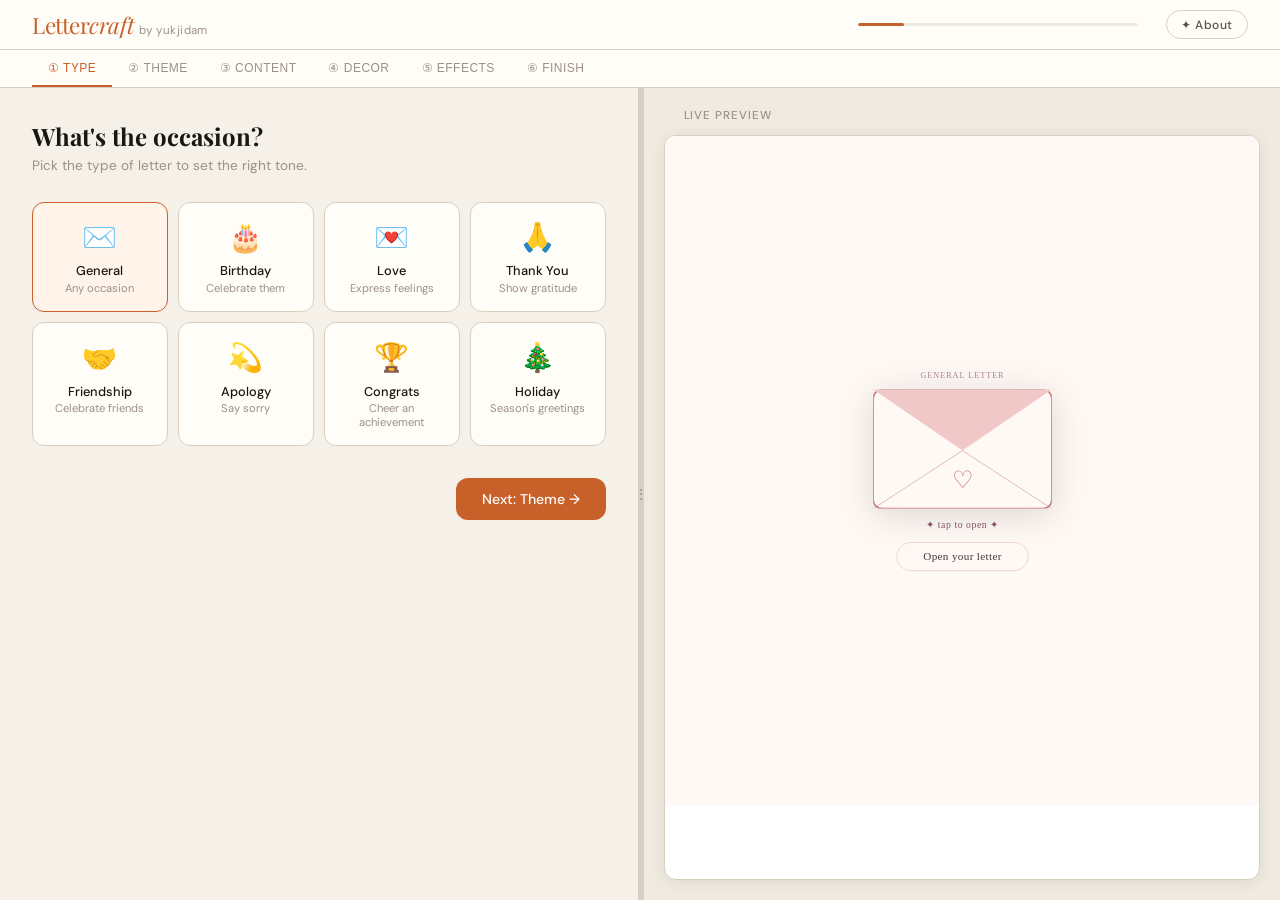
<file: index.html>
<!DOCTYPE html>
<html lang="en">
<head>
<meta charset="UTF-8">
<meta name="viewport" content="width=device-width, initial-scale=1.0">
<title>Lettercraft by yukjidam</title>
<link href="https://fonts.googleapis.com/css2?family=Playfair+Display:ital,wght@0,400;0,600;1,400&family=DM+Sans:wght@300;400;500&family=Caveat:wght@400;600&family=Lora:ital,wght@0,400;1,400&family=Cormorant+Garamond:ital,wght@0,400;1,400&family=EB+Garamond:ital,wght@0,400;1,400&family=Crimson+Pro:ital,wght@0,400;1,400&family=Libre+Baskerville:ital,wght@0,400;1,400&family=Josefin+Slab:wght@300;400&family=Dancing+Script:wght@400;600&family=Sacramento&family=Raleway:ital,wght@0,300;0,400;1,300&family=Spectral:ital,wght@0,300;0,400;1,300&display=swap" rel="stylesheet">
<link rel="stylesheet" href="style.css">
</head>
<body>
<header>
  <div class="logo">Letter<span>craft</span><span class="by">by yukjidam</span></div>
  <div class="progress-bar"><div class="progress-fill" id="progressFill"></div></div>
  <button class="about-btn" onclick="document.getElementById('aboutModal').classList.add('open')">✦ About</button>
</header>

<!-- ABOUT MODAL -->
<div class="about-modal-backdrop" id="aboutModal" onclick="if(event.target===this)this.classList.remove('open')">
  <div class="about-modal">
    <button class="about-close" onclick="document.getElementById('aboutModal').classList.remove('open')">✕</button>
    <div class="about-icon">✉️</div>
    <h2 class="about-title">About Lettercraft</h2>
    <p class="about-tagline">A little tool born from friendship across borders.</p>
    <hr class="about-sep">
    <div class="about-section">
      <h3 class="about-h3">Where it came from</h3>
      <p class="about-p">Lettercraft started from a simple habit in our small Discord server, <strong>Runeterra</strong> — a close-knit circle of friends scattered across different countries. Whenever a birthday, anniversary, or any occasion came up, we'd scramble to find some online card maker to send something thoughtful across the miles.</p>
      <p class="about-p">Eventually the question became: <em>why not just make our own?</em> Something more personal, more flexible, and a little more us. That's Lettercraft — a handcrafted letter maker built with that same spirit of sending something warm to someone far away.</p>
    </div>
    <div class="about-section">
      <h3 class="about-h3">The Runeterra crew 🌏</h3>
      <p class="about-p">Runeterra isn't a game server or a fan club — it's just what we call our little corner of the internet. Friends from different timezones and countries who somehow ended up in the same Discord, celebrating each other's highs and showing up through the lows. This tool exists because of them.</p>
    </div>
    <hr class="about-sep">
    <div class="about-made">
      <span class="about-made-label">Made by</span>
      <a class="about-link" href="https://github.com/yukjidam" target="_blank" rel="noopener noreferrer">
        <svg width="16" height="16" viewBox="0 0 24 24" fill="currentColor" aria-hidden="true"><path d="M12 0C5.37 0 0 5.37 0 12c0 5.31 3.435 9.795 8.205 11.385.6.105.825-.255.825-.57 0-.285-.015-1.23-.015-2.235-3.015.555-3.795-.735-4.035-1.41-.135-.345-.72-1.41-1.23-1.695-.42-.225-1.02-.78-.015-.795.945-.015 1.62.87 1.845 1.23 1.08 1.815 2.805 1.305 3.495.99.105-.78.42-1.305.765-1.605-2.67-.3-5.46-1.335-5.46-5.925 0-1.305.465-2.385 1.23-3.225-.12-.3-.54-1.53.12-3.18 0 0 1.005-.315 3.3 1.23.96-.27 1.98-.405 3-.405s2.04.135 3 .405c2.295-1.56 3.3-1.23 3.3-1.23.66 1.65.24 2.88.12 3.18.765.84 1.23 1.905 1.23 3.225 0 4.605-2.805 5.625-5.475 5.925.435.375.81 1.095.81 2.22 0 1.605-.015 2.895-.015 3.3 0 .315.225.69.825.57A12.02 12.02 0 0 0 24 12c0-6.63-5.37-12-12-12z"/></svg>
        yukjidam
      </a>
    </div>
  </div>
</div>

<nav class="steps-nav" id="stepsNav">
  <button class="step-tab active" onclick="goToStep(0)">① Type</button>
  <button class="step-tab" onclick="goToStep(1)">② Theme</button>
  <button class="step-tab" onclick="goToStep(2)">③ Content</button>
  <button class="step-tab" onclick="goToStep(3)">④ Decor</button>
  <button class="step-tab" onclick="goToStep(4)">⑤ Effects</button>
  <button class="step-tab" onclick="goToStep(5)">⑥ Finish</button>
</nav>

<div class="app-layout" id="appLayout">

  <div class="editor-panel" id="editorPanel">

    <!-- STEP 0: TYPE -->
    <div class="section active" id="s0">
      <h1 class="panel-title">What's the occasion?</h1>
      <p class="panel-subtitle">Pick the type of letter to set the right tone.</p>
      <div class="type-grid">
        <div class="type-card selected" onclick="selectType(this,'general','General')" data-type="general"><span class="ico">✉️</span><div class="name">General</div><div class="desc">Any occasion</div></div>
        <div class="type-card" onclick="selectType(this,'birthday','Birthday')" data-type="birthday"><span class="ico">🎂</span><div class="name">Birthday</div><div class="desc">Celebrate them</div></div>
        <div class="type-card" onclick="selectType(this,'love','Love')" data-type="love"><span class="ico">💌</span><div class="name">Love</div><div class="desc">Express feelings</div></div>
        <div class="type-card" onclick="selectType(this,'thank-you','Thank You')" data-type="thank-you"><span class="ico">🙏</span><div class="name">Thank You</div><div class="desc">Show gratitude</div></div>
        <div class="type-card" onclick="selectType(this,'friendship','Friendship')" data-type="friendship"><span class="ico">🤝</span><div class="name">Friendship</div><div class="desc">Celebrate friends</div></div>
        <div class="type-card" onclick="selectType(this,'apology','Apology')" data-type="apology"><span class="ico">💫</span><div class="name">Apology</div><div class="desc">Say sorry</div></div>
        <div class="type-card" onclick="selectType(this,'congratulations','Congratulations')" data-type="congratulations"><span class="ico">🏆</span><div class="name">Congrats</div><div class="desc">Cheer an achievement</div></div>
        <div class="type-card" onclick="selectType(this,'holiday','Holiday')" data-type="holiday"><span class="ico">🎄</span><div class="name">Holiday</div><div class="desc">Season's greetings</div></div>
      </div>
      <div class="nav-buttons"><button class="btn btn-primary" onclick="goToStep(1)">Next: Theme →</button></div>
    </div>

    <!-- STEP 1: THEME -->
    <div class="section" id="s1">
      <h1 class="panel-title">Choose a theme</h1>
      <p class="panel-subtitle">Pick a palette and font that sets the mood.</p>
      <div class="theme-grid" id="themeGrid"></div>
      <hr class="section-sep">
      <div class="field">
        <label>Font Style</label>
        <div class="font-grid" id="fontGrid"></div>
      </div>
      <div class="nav-buttons"><button class="btn btn-secondary" onclick="goToStep(0)">← Back</button><button class="btn btn-primary" onclick="goToStep(2)">Next: Content →</button></div>
    </div>

    <!-- STEP 2: CONTENT -->
    <div class="section" id="s2">
      <h1 class="panel-title">Write your letter</h1>
      <p class="panel-subtitle">Fill in your message, who it's for, and how you sign it.</p>
      <div class="row">
        <div class="field"><label>To</label><input type="text" id="toField" placeholder="e.g. Tania" oninput="updatePreview()"></div>
        <div class="field"><label>From</label><input type="text" id="fromField" placeholder="e.g. Ron" oninput="updatePreview()"></div>
      </div>
      <div class="field"><label>Opening greeting</label><input type="text" id="greetField" placeholder="e.g. Dearest Tania," oninput="updatePreview()"></div>
      <div class="field">
        <label>Quote or epigraph <span style="font-weight:400;text-transform:none;letter-spacing:0;font-size:0.72rem;color:var(--ink3)">(optional)</span></label>
        <input type="text" id="quoteField" placeholder="e.g. "In all the world, there is no heart for me like yours."" oninput="S.quote=this.value;updatePreview()">
        <input type="text" id="quoteAuthorField" placeholder="— Author (optional)" oninput="S.quoteAuthor=this.value;updatePreview()" style="margin-top:0.5rem">
      </div>
      <div class="field">
        <label>Your message <span style="font-weight:400;text-transform:none;letter-spacing:0;font-size:0.72rem;color:var(--ink3)">(max 750 characters)</span></label>
        <textarea id="msgField" placeholder="Write your heartfelt message here..." oninput="onMsgInput()" maxlength="750"></textarea>
        <div class="char-count" id="charCount">0 / 750</div>
      </div>
      <div class="field"><label>Closing line</label><input type="text" id="closingField" placeholder="e.g. With all my love," oninput="updatePreview()"></div>
      <div class="nav-buttons"><button class="btn btn-secondary" onclick="goToStep(1)">← Back</button><button class="btn btn-primary" onclick="goToStep(3)">Next: Decor →</button></div>
    </div>

    <!-- STEP 3: DECOR -->
    <div class="section" id="s3">
      <h1 class="panel-title">Decorations</h1>
      <p class="panel-subtitle">Add emojis, dividers, and visual details.</p>
      <div class="field">
        <label>Emojis (tap to add, max 8)</label>
        <div class="emoji-picker" id="emojiPicker"></div>
        <div class="selected-emojis" id="selectedEmojis"><span style="font-size:0.75rem;color:var(--ink3)">None selected</span></div>
      </div>
      <div class="field">
        <label>Section divider</label>
        <div class="divider-grid" id="dividerGrid"></div>
      </div>
      <hr class="section-sep">
      <div class="field">
        <label>Show date</label>
        <select id="dateToggle" onchange="onDateToggle()">
          <option value="yes">Today's date</option>
          <option value="custom">Custom date</option>
          <option value="no">No date</option>
        </select>
      </div>
      <div class="field" id="customDateWrap" style="display:none"><label>Custom date</label><input type="text" id="customDate" placeholder="e.g. December 25, 2025" oninput="updatePreview()"></div>
      <div class="field">
        <label>P.S. message (optional)</label>
        <input type="text" id="psField" placeholder="e.g. P.S. I'll always be here for you." oninput="updatePreview()">
      </div>
      <div class="field">
        <label>Header bar style</label>
        <select id="headerBar" onchange="updatePreview()">
          <option value="rainbow">Rainbow gradient (animated)</option>
          <option value="solid">Solid accent color</option>
          <option value="none">No header bar</option>
        </select>
      </div>
      <div class="field">
        <label>Background texture</label>
        <div class="hint" style="margin-bottom:0.5rem">Adds a subtle pattern to the letter paper</div>
        <div class="divider-grid" id="textureGrid"></div>
      </div>
      <div class="nav-buttons"><button class="btn btn-secondary" onclick="goToStep(2)">← Back</button><button class="btn btn-primary" onclick="goToStep(4)">Next: Effects →</button></div>
    </div>

    <!-- STEP 4: EFFECTS -->
    <div class="section" id="s4">
      <h1 class="panel-title">Magic effects ✨</h1>
      <p class="panel-subtitle">These are the interactive effects built into the final letter.</p>
      <div class="field">
        <label>Custom cursor emoji</label>
        <div class="cursor-grid" id="cursorGrid"></div>
        <div class="hint">The cursor turns into this emoji when hovering over the letter.</div>
      </div>
      <hr class="section-sep">
      <div class="field">
        <label>Background sparkle stars</label>
        <select id="starCount" onchange="updatePreview()">
          <option value="0">None</option>
          <option value="20">Subtle (20)</option>
          <option value="40" selected>Moderate (40)</option>
          <option value="70">Dense (70)</option>
        </select>
      </div>
      <div class="field">
        <label>Envelope reveal</label>
        <select id="envelopeToggle" onchange="updatePreview()">
          <option value="yes">Yes — show envelope first, then reveal letter</option>
          <option value="no">No — show letter directly</option>
        </select>
      </div>
      <div class="field">
        <label>Envelope open button text</label>
        <input type="text" id="openBtnText" value="Open your letter" oninput="updatePreview()">
      </div>
      <hr class="section-sep">
      <div class="field">
        <label>Interactive action buttons (shown after letter opens)</label>
        <div class="effect-grid" id="effectGrid"></div>
      </div>
      <hr class="section-sep">
      <div class="field">
        <label>Cursor trail style</label>
        <select id="trailStyle" onchange="updatePreview()">
          <option value="dots">Colored dots</option>
          <option value="sparkle">Sparkle symbols</option>
          <option value="both" selected>Both</option>
          <option value="none">No trail</option>
        </select>
      </div>
      <div class="field">
        <label>Watermark / signature line (optional)</label>
        <input type="text" id="watermarkField" placeholder="e.g. made with love by Ron ♡" oninput="updatePreview()">
      </div>
      <div class="nav-buttons"><button class="btn btn-secondary" onclick="goToStep(3)">← Back</button><button class="btn btn-primary" onclick="goToStep(5)">Next: Finish →</button></div>
    </div>

    <!-- STEP 5: FINISH -->
    <div class="section" id="s5">
      <h1 class="panel-title">Almost there!</h1>
      <p class="panel-subtitle">Last details before generating your letter.</p>
      <div class="field"><label>File name</label><input type="text" id="fileNameField" placeholder="e.g. letter-for-tania" oninput="updatePreview()"></div>
      <div class="field"><label>Browser tab title</label><input type="text" id="pageTitleField" placeholder="e.g. A Letter for Tania" oninput="updatePreview()"></div>
      <div class="field">
        <label>Max letter width</label>
        <input type="range" min="400" max="860" value="520" id="widthSlider" oninput="document.getElementById('widthVal').textContent=this.value+'px';S.maxWidth=parseInt(this.value);updatePreview()">
        <div class="hint">Max width: <span id="widthVal">520px</span></div>
      </div>
      <div class="field">
        <label>Show "Made with Lettercraft" watermark</label>
        <select id="brandToggle" onchange="updatePreview()">
          <option value="yes">Yes</option>
          <option value="no">No</option>
        </select>
      </div>
      <div class="nav-buttons"><button class="btn btn-secondary" onclick="goToStep(4)">← Back</button><button class="btn btn-primary" onclick="startGenerate()">✨ Generate Letter</button></div>
    </div>

  </div><!-- /editor-panel -->

  <!-- RESIZE HANDLE -->
  <div class="resize-handle" id="resizeHandle"></div>

  <!-- PREVIEW PANEL -->
  <div class="preview-panel" id="previewPanel">
    <div class="preview-mobile-header">
      <span class="preview-label">Live Preview</span>
      <button class="preview-mobile-close" onclick="closeMobilePreview()">✕</button>
    </div>
    <div class="preview-label" style="padding:0 1.25rem;padding-top:1.25rem">Live Preview</div>
    <div class="preview-frame" id="previewFrame">
      <iframe id="previewIframe" title="Letter preview"></iframe>
    </div>
  </div>

</div><!-- /app-layout -->

<!-- MOBILE TAB BAR -->
<div class="mobile-tab-bar" id="mobileTabBar">
  <button id="tabEdit" class="active" onclick="switchMobileTab('edit')">Edit</button>
  <button id="tabPreview" onclick="switchMobileTab('preview')">Preview</button>
</div>

<!-- LOADING -->
<div class="loading-screen" id="loadingScreen">
  <div class="quill">✒️</div>
  <div class="loading-title">Crafting your <em>letter...</em></div>
  <div class="loading-bar-wrap"><div class="loading-bar-fill" id="loadingBarFill"></div></div>
  <div class="loading-msg" id="loadingMsg">Preparing the parchment...</div>
</div>

<!-- DONE -->
<div class="done-screen" id="doneScreen">
  <div class="done-icon">🎉</div>
  <div class="done-title">Your letter is ready!</div>
  <div class="done-sub">Download the HTML file and open it in any browser — works offline and looks great on mobile!</div>
  <button class="btn-download" id="downloadBtn">⬇ Download Letter</button>
  <button class="btn-restart" onclick="restartApp()">✦ Make Another Letter</button>
</div>
<script src="script.js"></script>
</body>
</html>
</file>
<file: style.css>
*,*::before,*::after{box-sizing:border-box;margin:0;padding:0}
:root{
  --bg:#f5f0e8;--surface:#fffdf7;--surface2:#f0ebe0;
  --ink:#1a1610;--ink2:#5c5347;--ink3:#9c9088;
  --accent:#c8602a;--accent2:#e8a87c;--border:#d8cfc0;
  --radius:12px;--shadow:0 2px 16px rgba(0,0,0,0.08);
  --header-h:50px;--nav-h:38px;--chrome:88px;
}
html,body{height:100%;overflow:hidden}
body{font-family:'DM Sans',sans-serif;background:var(--bg);color:var(--ink);display:flex;flex-direction:column}

header{background:var(--surface);border-bottom:1px solid var(--border);padding:0 2rem;height:var(--header-h);display:flex;align-items:center;gap:1rem;flex-shrink:0;z-index:100}
.logo{font-family:'Playfair Display',serif;font-size:1.4rem;color:var(--accent);letter-spacing:-0.02em}
.logo span{font-style:italic}
.logo .by{font-family:'DM Sans',sans-serif;font-size:0.72rem;color:var(--ink3);font-weight:400;letter-spacing:0.04em;margin-left:0.3rem;font-style:normal}
.progress-bar{flex:1;height:3px;background:var(--surface2);border-radius:99px;overflow:hidden;max-width:280px;margin-left:auto}
.progress-fill{height:100%;background:var(--accent);border-radius:99px;transition:width 0.4s ease;width:16.6%}

.steps-nav{display:flex;border-bottom:1px solid var(--border);background:var(--surface);padding:0 2rem;overflow-x:auto;scrollbar-width:none;flex-shrink:0;height:var(--nav-h)}
.steps-nav::-webkit-scrollbar{display:none}
.step-tab{padding:0 1rem;height:100%;font-size:0.75rem;font-weight:500;color:var(--ink3);border-bottom:2px solid transparent;cursor:pointer;white-space:nowrap;transition:all 0.2s;background:none;border-top:none;border-left:none;border-right:none;letter-spacing:0.04em;text-transform:uppercase;display:flex;align-items:center}
.step-tab.active{color:var(--accent);border-bottom-color:var(--accent)}
.step-tab.done{color:var(--ink2)}

/* MAIN LAYOUT — fills remaining height */
.app-layout{
  flex:1;
  display:grid;
  grid-template-columns:1fr 5px 1fr;
  min-height:0; /* critical: allows children to shrink below content size */
  overflow:hidden;
}
@media(max-width:900px){
  .app-layout{
    grid-template-columns:1fr;
    grid-template-rows:1fr;
    position:relative;
  }
  .resize-handle{display:none}
  .preview-panel{
    display:flex;
    position:fixed;
    inset:0;
    z-index:200;
    border-left:none;
    border-radius:0;
    padding:0;
    height:100%;
    transform:translateX(100%);
    transition:transform 0.3s cubic-bezier(.22,1,.36,1);
  }
  .preview-panel.mobile-open{transform:translateX(0)}
  .preview-panel .preview-label{display:none}
  .preview-frame{border-radius:0;border:none;flex:1}
  .preview-mobile-header{display:flex}
  .mobile-tab-bar{
    display:flex;
    position:fixed;
    bottom:0;left:0;right:0;
    z-index:300;
    background:var(--surface);
    border-top:1px solid var(--border);
    height:54px;
    box-shadow:0 -2px 12px rgba(0,0,0,0.08);
  }
  .mobile-tab-bar button{
    flex:1;border:none;background:none;
    font-family:'DM Sans',sans-serif;
    font-size:0.78rem;font-weight:500;
    color:var(--ink3);cursor:pointer;
    display:flex;flex-direction:column;align-items:center;justify-content:center;gap:3px;
    transition:color 0.2s;letter-spacing:0.03em;
  }
  .mobile-tab-bar button.active{color:var(--accent)}
  .mobile-tab-bar button .tab-icon{font-size:1.1rem;line-height:1;display:flex;align-items:center;justify-content:center}
  .preview-mobile-header{
    display:flex;align-items:center;justify-content:space-between;
    padding:0.75rem 1rem;
    background:var(--surface);
    border-bottom:1px solid var(--border);
    flex-shrink:0;
  }
  .preview-mobile-header .preview-label{
    display:block;
    font-size:0.72rem;text-transform:uppercase;letter-spacing:0.08em;color:var(--ink3);font-weight:500;
  }
  .preview-mobile-close{
    background:var(--surface2);border:none;
    width:26px;height:26px;border-radius:50%;
    font-size:0.7rem;color:var(--ink3);
    cursor:pointer;display:flex;align-items:center;justify-content:center;
  }
  .editor-panel{padding-bottom:70px!important}
}

/* EDITOR — scrolls internally */
.editor-panel{
  padding:2rem;
  overflow-y:auto;
  overflow-x:hidden;
  min-width:300px;
  height:100%;
}

/* RESIZE HANDLE */
.resize-handle{
  background:var(--border);
  cursor:col-resize;
  position:relative;
  z-index:50;
  transition:background 0.2s;
  flex-shrink:0;
}
.resize-handle:hover,.resize-handle.dragging{background:var(--accent)}
.resize-handle::after{content:'⋮';position:absolute;top:50%;left:50%;transform:translate(-50%,-50%);color:var(--ink3);font-size:14px;letter-spacing:-2px;pointer-events:none}

/* PREVIEW PANEL — fixed beside editor, no scroll on outer panel */
.preview-panel{
  background:var(--surface2);
  border-left:1px solid var(--border);
  display:flex;
  flex-direction:column;
  gap:0.75rem;
  padding:0 1.25rem 1.25rem;
  height:100%;
  overflow:hidden;
  min-width:220px;
}
.preview-label{font-size:0.72rem;text-transform:uppercase;letter-spacing:0.08em;color:var(--ink3);font-weight:500;flex-shrink:0;padding:1.25rem 1.25rem 0}
@media(min-width:901px){
  .mobile-tab-bar{display:none}
  .preview-mobile-header{display:none}
}
.preview-frame{
  flex:1;
  min-height:0;
  background:white;
  border-radius:var(--radius);
  overflow:hidden;
  border:1px solid var(--border);
  box-shadow:var(--shadow);
  position:relative;
}
/* Scale iframe content to fit panel — dimensions and transform set via JS */
.preview-frame iframe{
  width:800px;
  height:900px;
  border:none;
  display:block;
  transform-origin:top left;
}

.panel-title{font-family:'Playfair Display',serif;font-size:1.5rem;margin-bottom:0.3rem;color:var(--ink)}
.panel-subtitle{font-size:0.85rem;color:var(--ink3);margin-bottom:1.75rem}
.section{display:none}.section.active{display:block}
.field{margin-bottom:1.4rem}
label{display:block;font-size:0.75rem;font-weight:500;text-transform:uppercase;letter-spacing:0.06em;color:var(--ink2);margin-bottom:0.45rem}
input[type=text],textarea,select{width:100%;padding:0.7rem 1rem;background:var(--surface);border:1px solid var(--border);border-radius:var(--radius);font-family:'DM Sans',sans-serif;font-size:0.9rem;color:var(--ink);transition:border-color 0.2s;appearance:none}
input[type=text]:focus,textarea:focus,select:focus{outline:none;border-color:var(--accent)}
textarea{resize:vertical;min-height:130px;line-height:1.6}
.char-count{font-size:0.72rem;color:var(--ink3);text-align:right;margin-top:0.25rem}
.char-count.warn{color:#c8602a}

/* TYPE CARDS */
.type-grid{display:grid;grid-template-columns:repeat(auto-fill,minmax(120px,1fr));gap:0.65rem}
.type-card{border:1.5px solid var(--border);border-radius:var(--radius);padding:1rem 0.75rem;cursor:pointer;text-align:center;background:var(--surface);transition:all 0.2s}
.type-card:hover{border-color:var(--accent2);background:#fff8f3}
.type-card.selected{border-color:var(--accent);background:#fff3ea}
.type-card .ico{font-size:1.75rem;margin-bottom:0.4rem;display:block}
.type-card .name{font-size:0.8rem;font-weight:500;color:var(--ink)}
.type-card .desc{font-size:0.7rem;color:var(--ink3);margin-top:0.1rem}

/* THEME SWATCHES */
.theme-grid{display:grid;grid-template-columns:repeat(auto-fill,minmax(90px,1fr));gap:0.65rem}
.theme-swatch{border-radius:var(--radius);overflow:hidden;cursor:pointer;border:2px solid transparent;transition:all 0.2s}
.theme-swatch.selected{border-color:var(--accent);transform:scale(1.05)}
.swatch-preview{height:52px;display:flex;align-items:center;justify-content:center;font-size:1.1rem}
.swatch-label{padding:0.3rem 0.4rem;font-size:0.7rem;font-weight:500;text-align:center}

/* FONT GRID */
.font-grid{display:grid;grid-template-columns:1fr 1fr;gap:0.65rem}
.font-card{border:1.5px solid var(--border);border-radius:var(--radius);padding:0.85rem;cursor:pointer;background:var(--surface);transition:all 0.2s}
.font-card.selected{border-color:var(--accent);background:#fff3ea}
.font-card .sample{font-size:1rem;margin-bottom:0.2rem;color:var(--ink)}
.font-card .fname{font-size:0.7rem;color:var(--ink3);font-family:'DM Sans',sans-serif}

/* EMOJI PICKER */
.emoji-picker{display:flex;flex-wrap:wrap;gap:0.4rem;background:var(--surface);border:1px solid var(--border);border-radius:var(--radius);padding:0.65rem;max-height:150px;overflow-y:auto}
.emoji-btn{font-size:1.4rem;cursor:pointer;padding:3px;border-radius:6px;border:none;background:none;transition:background 0.15s;line-height:1}
.emoji-btn:hover{background:var(--surface2)}
.emoji-btn.selected{background:#ffe0cc}
.selected-emojis{display:flex;flex-wrap:wrap;gap:0.35rem;margin-top:0.4rem;min-height:28px}
.sel-tag{background:var(--surface);border:1px solid var(--border);border-radius:99px;padding:2px 8px 2px 5px;font-size:0.85rem;display:flex;align-items:center;gap:3px;cursor:pointer}
.sel-tag .rm{font-size:0.65rem;color:var(--ink3)}

/* CURSOR PICKER */
.cursor-grid{display:flex;flex-wrap:wrap;gap:0.4rem}
.cursor-opt{font-size:1.4rem;padding:6px 10px;border:1.5px solid var(--border);border-radius:8px;cursor:pointer;background:var(--surface);transition:all 0.2s;line-height:1}
.cursor-opt.selected{border-color:var(--accent);background:#fff3ea}

/* EFFECT TOGGLES */
.effect-grid{display:grid;grid-template-columns:1fr 1fr;gap:0.6rem}
.effect-card{border:1.5px solid var(--border);border-radius:var(--radius);padding:0.75rem 1rem;cursor:pointer;background:var(--surface);transition:all 0.2s;display:flex;align-items:center;gap:0.6rem}
.effect-card.selected{border-color:var(--accent);background:#fff3ea}
.effect-card .eico{font-size:1.2rem}
.effect-card .elabel{font-size:0.82rem;font-weight:500;color:var(--ink)}
.effect-card .edesc{font-size:0.7rem;color:var(--ink3)}

/* DIVIDERS */
.divider-grid{display:flex;flex-wrap:wrap;gap:0.45rem}
.div-card{border:1.5px solid var(--border);border-radius:8px;padding:0.45rem 0.85rem;cursor:pointer;background:var(--surface);font-size:1rem;transition:all 0.2s;text-align:center;min-width:70px}
.div-card.selected{border-color:var(--accent);background:#fff3ea}

/* RANGE */
input[type=range]{width:100%;accent-color:var(--accent)}

/* BUTTONS */
.btn{padding:0.75rem 1.6rem;border-radius:var(--radius);font-family:'DM Sans',sans-serif;font-size:0.88rem;font-weight:500;cursor:pointer;transition:all 0.2s;border:none}
.btn-primary{background:var(--accent);color:white}
.btn-primary:hover{background:#b0521f;transform:translateY(-1px)}
.btn-secondary{background:var(--surface);color:var(--ink);border:1px solid var(--border)}
.btn-secondary:hover{background:var(--surface2)}
.nav-buttons{display:flex;gap:0.65rem;margin-top:2rem;justify-content:flex-end}

/* LOADING */
.loading-screen{display:none;position:fixed;inset:0;background:var(--bg);z-index:1000;flex-direction:column;align-items:center;justify-content:center;gap:1.75rem}
.loading-screen.show{display:flex}
.loading-title{font-family:'Playfair Display',serif;font-size:1.9rem;color:var(--ink)}
.loading-title em{color:var(--accent);font-style:italic}
.quill{font-size:3.5rem;animation:quillWrite 1.2s ease-in-out infinite}
@keyframes quillWrite{0%,100%{transform:rotate(-15deg) translateY(0)}50%{transform:rotate(-5deg) translateY(-8px)}}
.loading-bar-wrap{width:260px;height:4px;background:var(--surface2);border-radius:99px;overflow:hidden}
.loading-bar-fill{height:100%;background:var(--accent);border-radius:99px;width:0%;transition:width 0.35s ease}
.loading-msg{font-size:0.85rem;color:var(--ink3);text-align:center}

/* DONE */
.done-screen{display:none;flex-direction:column;align-items:center;justify-content:center;flex:1;padding:2rem;text-align:center;gap:1.25rem}
.done-screen.show{display:flex}
.done-icon{font-size:3.5rem;animation:popIn 0.5s cubic-bezier(.34,1.56,.64,1) both}
@keyframes popIn{from{transform:scale(0);opacity:0}to{transform:scale(1);opacity:1}}
.done-title{font-family:'Playfair Display',serif;font-size:2rem;color:var(--ink)}
.done-sub{font-size:0.9rem;color:var(--ink3);max-width:340px;line-height:1.6}
.btn-download{background:var(--accent);color:white;padding:0.9rem 2.2rem;font-size:1rem;border-radius:var(--radius);border:none;cursor:pointer;font-family:'DM Sans',sans-serif;font-weight:500;transition:all 0.2s;display:flex;align-items:center;gap:0.5rem}
.btn-download:hover{background:#b0521f;transform:translateY(-2px);box-shadow:0 6px 20px rgba(200,96,42,0.3)}
.btn-restart{background:none;border:1px solid var(--border);color:var(--ink2);padding:0.65rem 1.4rem;border-radius:var(--radius);cursor:pointer;font-family:'DM Sans',sans-serif;font-size:0.85rem;transition:all 0.2s}
.btn-restart:hover{background:var(--surface2)}
.row{display:flex;gap:1rem}.row>*{flex:1}
.hint{font-size:0.75rem;color:var(--ink3);margin-top:0.3rem}
.section-sep{border:none;border-top:1px solid var(--border);margin:1.5rem 0}
@media(max-width:600px){.row{flex-direction:column}.editor-panel{padding:1.2rem;padding-bottom:70px!important}header{padding:0.75rem 1.2rem}.effect-grid{grid-template-columns:1fr}}

/* ABOUT BUTTON */
.about-btn{
  margin-left:0.75rem;
  padding:0.35rem 0.9rem;
  border-radius:99px;
  border:1.5px solid var(--border);
  background:var(--surface);
  color:var(--ink2);
  font-family:'DM Sans',sans-serif;
  font-size:0.75rem;
  font-weight:500;
  letter-spacing:0.04em;
  cursor:pointer;
  transition:all 0.2s;
  white-space:nowrap;
  flex-shrink:0;
}
.about-btn:hover{background:var(--surface2);border-color:var(--accent);color:var(--accent)}

/* ABOUT MODAL */
.about-modal-backdrop{
  display:none;position:fixed;inset:0;
  background:rgba(26,22,16,0.45);
  z-index:500;
  align-items:center;justify-content:center;
  padding:1rem;
  backdrop-filter:blur(3px);
}
.about-modal-backdrop.open{display:flex}
.about-modal{
  background:var(--surface);
  border:1px solid var(--border);
  border-radius:20px;
  padding:2.2rem 2rem 1.8rem;
  max-width:480px;
  width:100%;
  position:relative;
  box-shadow:0 8px 40px rgba(0,0,0,0.18);
  max-height:90vh;
  overflow-y:auto;
  animation:modalIn 0.25s cubic-bezier(.34,1.56,.64,1) both;
}
@keyframes modalIn{from{transform:scale(0.92) translateY(12px);opacity:0}to{transform:scale(1) translateY(0);opacity:1}}
.about-close{
  position:absolute;top:1rem;right:1rem;
  background:var(--surface2);border:none;
  width:28px;height:28px;border-radius:50%;
  font-size:0.75rem;color:var(--ink3);
  cursor:pointer;display:flex;align-items:center;justify-content:center;
  transition:all 0.15s;
}
.about-close:hover{background:var(--border);color:var(--ink)}
.about-icon{font-size:2.4rem;text-align:center;margin-bottom:0.6rem}
.about-title{font-family:'Playfair Display',serif;font-size:1.6rem;color:var(--ink);text-align:center;margin-bottom:0.3rem}
.about-tagline{font-size:0.85rem;color:var(--ink3);text-align:center;font-style:italic;margin-bottom:0}
.about-sep{border:none;border-top:1px solid var(--border);margin:1.4rem 0}
.about-section{margin-bottom:1.2rem}
.about-h3{font-family:'Playfair Display',serif;font-size:1rem;color:var(--accent);margin-bottom:0.5rem;font-weight:600}
.about-p{font-size:0.875rem;color:var(--ink2);line-height:1.75;margin-bottom:0.75rem}
.about-p:last-child{margin-bottom:0}
.about-p strong{color:var(--ink);font-weight:600}
.about-p em{color:var(--ink);font-style:italic}
.about-made{display:flex;align-items:center;gap:0.6rem;justify-content:center}
.about-made-label{font-size:0.78rem;color:var(--ink3);text-transform:uppercase;letter-spacing:0.06em}
.about-link{
  display:inline-flex;align-items:center;gap:0.4rem;
  font-size:0.88rem;font-weight:500;color:var(--ink);
  text-decoration:none;
  border:1.5px solid var(--border);
  border-radius:99px;
  padding:0.3rem 0.85rem 0.3rem 0.65rem;
  background:var(--surface2);
  transition:all 0.2s;
}
.about-link:hover{border-color:var(--accent);color:var(--accent);background:#fff3ea}
</file>
